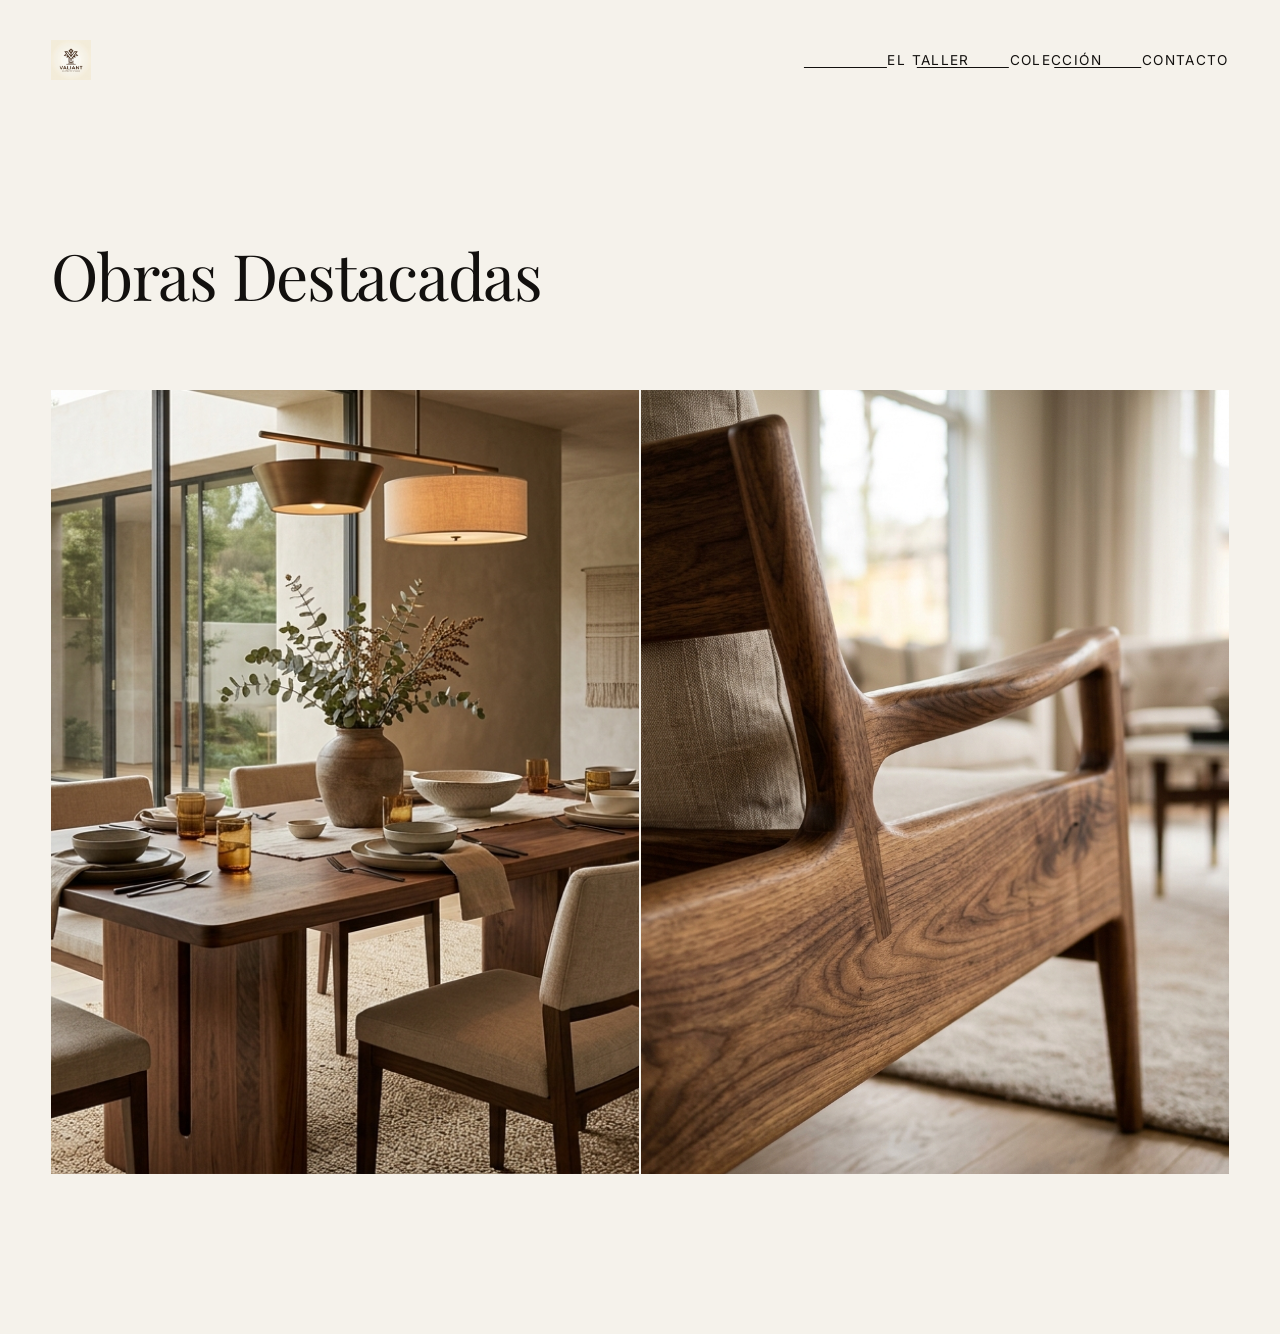
<file: coleccion.html>
<!DOCTYPE html>
<html lang="es">
<head>
    <meta charset="UTF-8">
    <meta name="viewport" content="width=device-width, initial-scale=1.0">
    <title>Colección | Madera & Diseño</title>
    
    <link rel="preconnect" href="https://fonts.googleapis.com">
    <link rel="preconnect" href="https://fonts.gstatic.com" crossorigin>
    <link href="https://fonts.googleapis.com/css2?family=Inter:wght@300;400;500&family=Playfair+Display:ital,wght@0,400;0,500;1,400&display=swap" rel="stylesheet">
    
    <link rel="stylesheet" href="assets/css/variables.css">
    <link rel="stylesheet" href="assets/css/base.css">
    <link rel="stylesheet" href="assets/css/layouts.css">
    <link rel="stylesheet" href="assets/css/components.css">
    <link rel="stylesheet" href="assets/css/motion.css">
    
    <style>
        .gallery-grid {
            display: grid;
            grid-template-columns: repeat(2, 1fr);
            gap: 2px; /* Margen super fino estilo galería */
        }
        .gallery-item {
            position: relative;
            overflow: hidden;
            aspect-ratio: 3/4;
        }
        .gallery-item img {
            width: 100%;
            height: 100%;
            object-fit: cover;
            transition: transform 1.2s var(--ease-out-expo), filter 0.5s ease;
        }
        .gallery-item:hover img {
            transform: scale(1.05);
            filter: brightness(0.7);
        }
        .gallery-overlay {
            position: absolute;
            bottom: var(--space-m);
            left: var(--space-m);
            color: #fff;
            opacity: 0;
            transform: translateY(20px);
            transition: opacity 0.5s ease, transform 0.5s var(--ease-out-expo);
        }
        .gallery-item:hover .gallery-overlay {
            opacity: 1;
            transform: translateY(0);
        }
    </style>
</head>
<body>
    <header class="header" style="mix-blend-mode: normal; color: var(--clr-dark);">
        <a href="index.html" class="nav__logo">
            <img src="assets/img/logo.jpg" alt="Logo" style="filter: none;" />
        </a>
        <nav>
            <ul class="nav__list">
                <li><a href="taller.html" class="nav__link">El Taller</a></li>
                <li><a href="coleccion.html" class="nav__link">Colección</a></li>
                <li><a href="contacto.html" class="nav__link">Contacto</a></li>
            </ul>
        </nav>
    </header>

    <main style="padding-top: var(--space-xxl);">
        <section class="container" style="padding-bottom: var(--space-xl);">
            <h1 class="fade-in-up" style="font-size: var(--text-h2); margin-bottom: var(--space-l);">Obras Destacadas</h1>
            
            <div class="gallery-grid fade-in-up">
                <div class="gallery-item">
                    <img src="assets/img/hero.jpg" alt="Mesa Comedor">
                    <div class="gallery-overlay">
                        <h3 style="font-family: var(--font-body); font-weight: 400; font-size: 0.9rem; text-transform: uppercase; letter-spacing: 0.1em;">Mesa de Roble "Odin"</h3>
                    </div>
                </div>
                <div class="gallery-item">
                    <img src="assets/img/port1.jpg" alt="Silla">
                    <div class="gallery-overlay">
                        <h3 style="font-family: var(--font-body); font-weight: 400; font-size: 0.9rem; text-transform: uppercase; letter-spacing: 0.1em;">Silla "Arco" (Nogal)</h3>
                    </div>
                </div>
            </div>
        </section>
    </main>

    <script src="assets/js/app.js"></script>
</body>
</html>
</file>
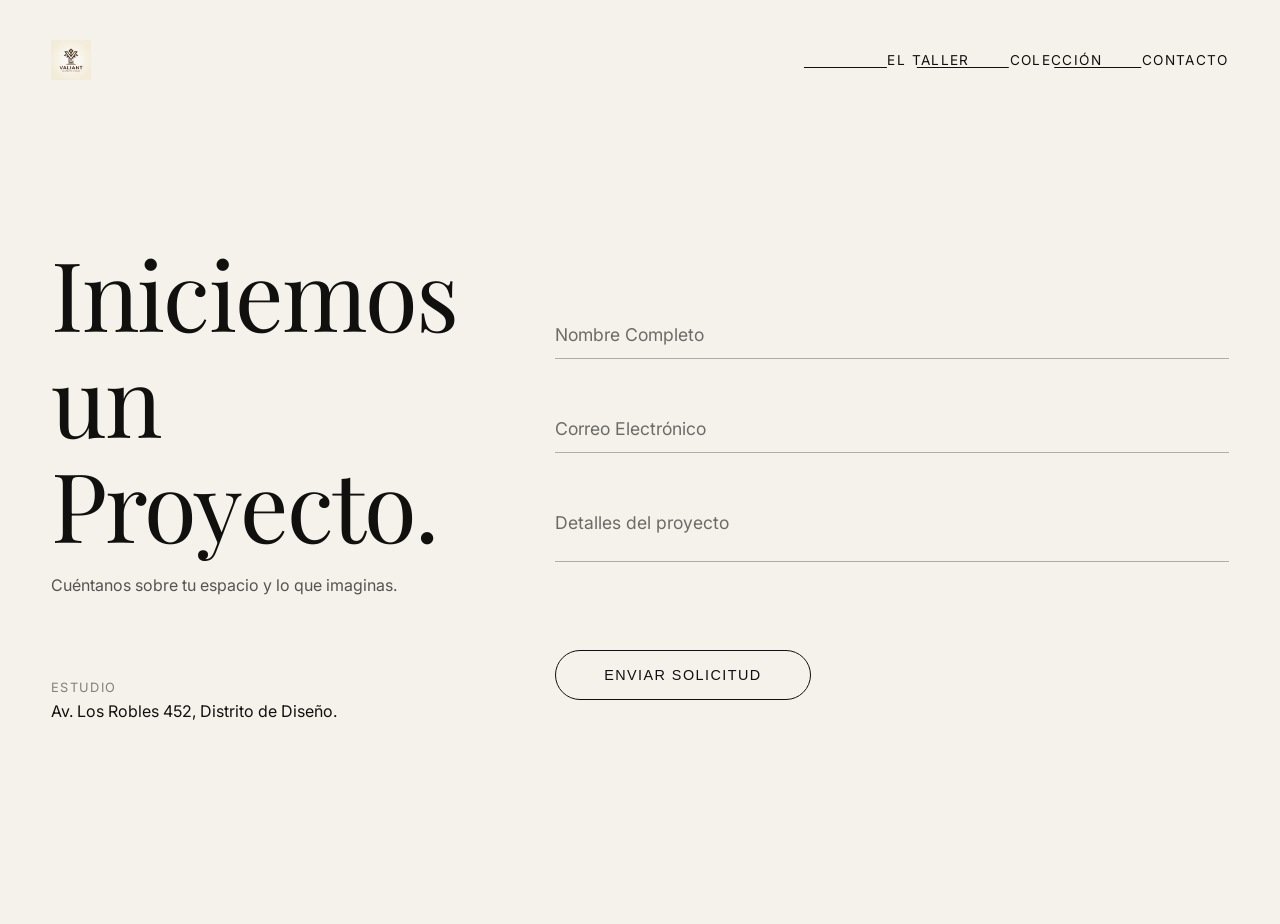
<file: contacto.html>
<!DOCTYPE html>
<html lang="es">
<head>
    <meta charset="UTF-8">
    <meta name="viewport" content="width=device-width, initial-scale=1.0">
    <title>Contacto | Madera & Diseño</title>
    
    <link rel="preconnect" href="https://fonts.googleapis.com">
    <link rel="preconnect" href="https://fonts.gstatic.com" crossorigin>
    <link href="https://fonts.googleapis.com/css2?family=Inter:wght@300;400;500&family=Playfair+Display:ital,wght@0,400;0,500;1,400&display=swap" rel="stylesheet">
    
    <link rel="stylesheet" href="assets/css/variables.css">
    <link rel="stylesheet" href="assets/css/base.css">
    <link rel="stylesheet" href="assets/css/layouts.css">
    <link rel="stylesheet" href="assets/css/components.css">
    <link rel="stylesheet" href="assets/css/motion.css">
</head>
<body>
    <header class="header" style="mix-blend-mode: normal; color: var(--clr-dark);">
        <a href="index.html" class="nav__logo">
            <img src="assets/img/logo.jpg" alt="Logo" style="filter: none;" />
        </a>
        <nav>
            <ul class="nav__list">
                <li><a href="taller.html" class="nav__link">El Taller</a></li>
                <li><a href="coleccion.html" class="nav__link">Colección</a></li>
                <li><a href="contacto.html" class="nav__link">Contacto</a></li>
            </ul>
        </nav>
    </header>

    <main style="padding-top: var(--space-xxl); padding-bottom: var(--space-xl);">
        <section class="container grid-editorial">
            <div class="col-left-5 fade-in-up">
                <h1 style="font-size: var(--text-h1); margin-bottom: var(--space-s);">Iniciemos un Proyecto.</h1>
                <p style="margin-bottom: var(--space-l); color: rgba(18,16,14,0.7);">Cuéntanos sobre tu espacio y lo que imaginas.</p>
                
                <div style="margin-bottom: var(--space-m);">
                    <p style="text-transform: uppercase; font-size: 0.8rem; letter-spacing: 0.1em; color: rgba(18,16,14,0.5);">Estudio</p>
                    <p>Av. Los Robles 452, Distrito de Diseño.</p>
                </div>
            </div>
            
            <div class="col-right-7 fade-in-up" style="transition-delay: 0.2s;">
                <form action="#">
                    <div class="form-line">
                        <input type="text" id="name" required>
                        <label for="name">Nombre Completo</label>
                    </div>
                    <div class="form-line">
                        <input type="email" id="email" required>
                        <label for="email">Correo Electrónico</label>
                    </div>
                    <div class="form-line">
                        <textarea id="message" rows="1" required style="resize:none; padding-top: 2rem;"></textarea>
                        <label for="message">Detalles del proyecto</label>
                    </div>
                    <button type="submit" class="btn" style="margin-top: var(--space-m);">Enviar Solicitud</button>
                </form>
            </div>
        </section>
    </main>

    <script src="assets/js/app.js"></script>
</body>
</html>
</file>
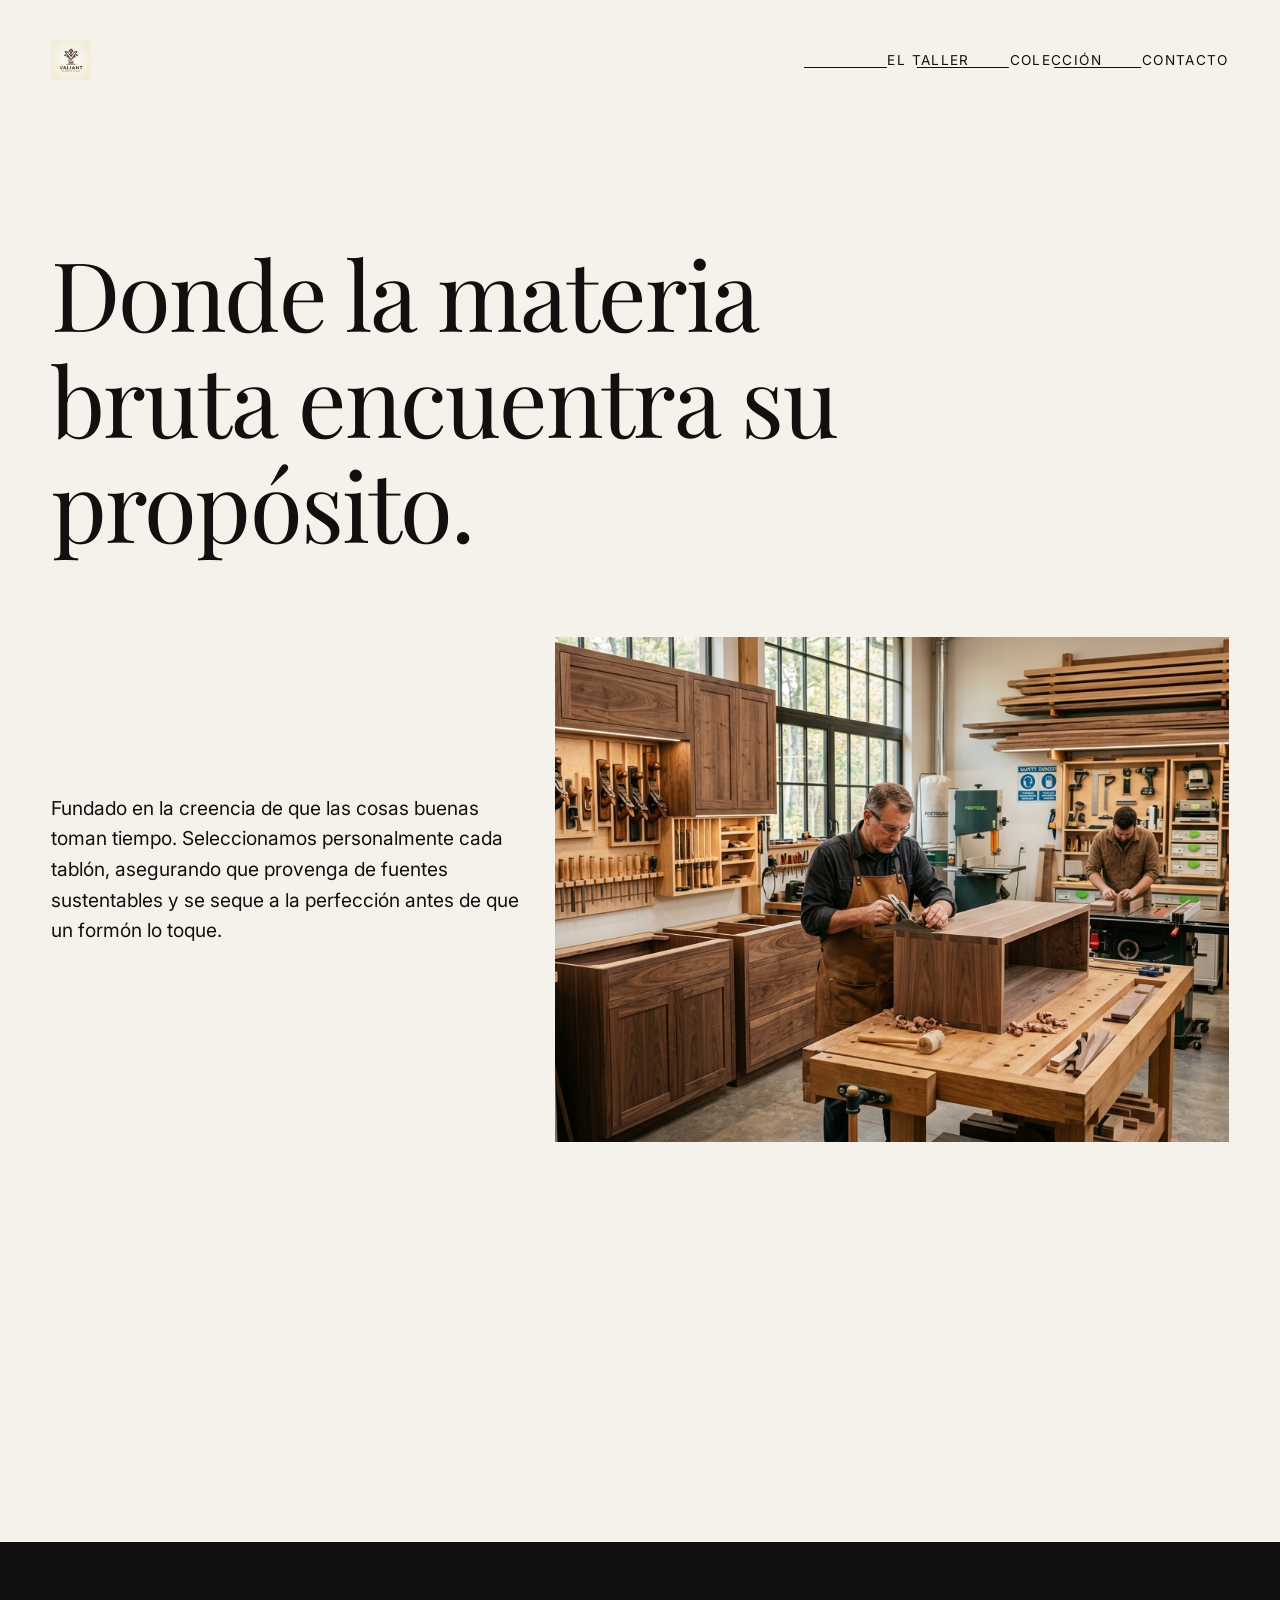
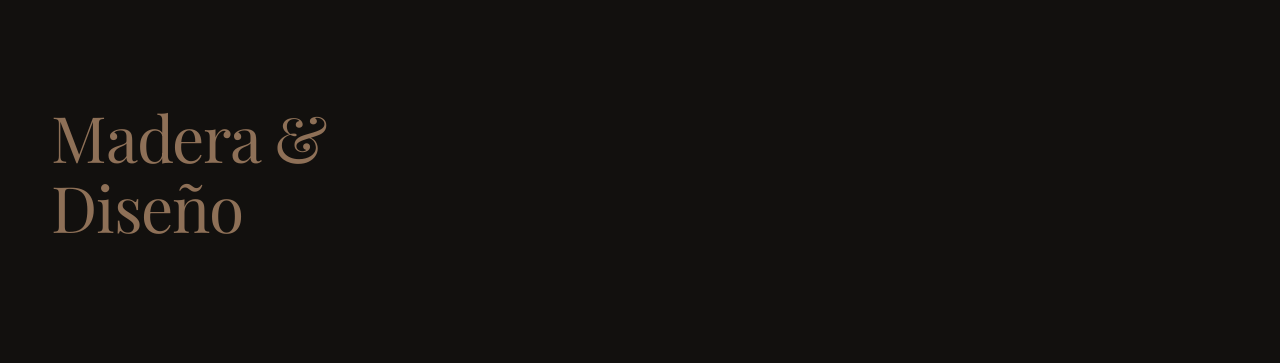
<file: taller.html>
<!DOCTYPE html>
<html lang="es">
<head>
    <meta charset="UTF-8">
    <meta name="viewport" content="width=device-width, initial-scale=1.0">
    <title>El Taller | Madera & Diseño</title>
    
    <link rel="preconnect" href="https://fonts.googleapis.com">
    <link rel="preconnect" href="https://fonts.gstatic.com" crossorigin>
    <link href="https://fonts.googleapis.com/css2?family=Inter:wght@300;400;500&family=Playfair+Display:ital,wght@0,400;0,500;1,400&display=swap" rel="stylesheet">
    
    <link rel="stylesheet" href="assets/css/variables.css">
    <link rel="stylesheet" href="assets/css/base.css">
    <link rel="stylesheet" href="assets/css/layouts.css">
    <link rel="stylesheet" href="assets/css/components.css">
    <link rel="stylesheet" href="assets/css/motion.css">
</head>
<body>
    <header class="header" style="mix-blend-mode: normal; color: var(--clr-dark);">
        <a href="index.html" class="nav__logo">
            <img src="assets/img/logo.jpg" alt="Logo" style="filter: none;" />
        </a>
        <nav>
            <ul class="nav__list">
                <li><a href="taller.html" class="nav__link">El Taller</a></li>
                <li><a href="coleccion.html" class="nav__link">Colección</a></li>
                <li><a href="contacto.html" class="nav__link">Contacto</a></li>
            </ul>
        </nav>
    </header>

    <main style="padding-top: var(--space-xxl);">
        <section class="container" style="padding-bottom: var(--space-xl);">
            <div class="fade-in-up">
                <h1 style="font-size: var(--text-h1); margin-bottom: var(--space-l); max-width: 800px;">Donde la materia bruta encuentra su propósito.</h1>
            </div>
            
            <div class="grid-editorial">
                <div class="col-left-5 fade-in-up" style="transition-delay: 0.2s;">
                    <p style="font-size: 1.2rem; margin-bottom: var(--space-m);">Fundado en la creencia de que las cosas buenas toman tiempo. Seleccionamos personalmente cada tablón, asegurando que provenga de fuentes sustentables y se seque a la perfección antes de que un formón lo toque.</p>
                </div>
                <div class="col-right-7 fade-in-up" style="transition-delay: 0.4s;">
                    <img src="assets/img/port2.jpg" alt="Carpintero trabajando" style="width: 100%; aspect-ratio: 4/3; object-fit: cover;">
                </div>
            </div>
        </section>
    </main>

    <footer class="footer">
        <div class="container grid-editorial">
            <div class="col-left-5">
                <h3 class="footer__title">Madera & Diseño</h3>
            </div>
        </div>
    </footer>
    <script src="assets/js/app.js"></script>
</body>
</html>
</file>
<file: assets/css/variables.css>
:root {
    /* Paleta Premium Editorial */
    --clr-dark: #12100E; /* Negro terroso profundo */
    --clr-light: #F5F2EB; /* Blanco hueso / papel cálido */
    --clr-accent: #8E7057; /* Marrón bronce / madera natural */
    --clr-surface: #EFEADD; /* Superficie para contraste sutil */
    
    /* Tipografía */
    --font-heading: 'Playfair Display', serif;
    --font-body: 'Inter', sans-serif;
    
    /* Escala Modular Gigante */
    --text-display: clamp(4rem, 12vw, 10rem);
    --text-h1: clamp(3rem, 8vw, 6rem);
    --text-h2: clamp(2rem, 5vw, 4rem);
    --text-p: 1.125rem;
    
    /* Espaciado de Lujo */
    --space-s: 1rem;
    --space-m: 2.5rem;
    --space-l: 5rem;
    --space-xl: 10rem;
    --space-xxl: 15rem;
    
    /* Transiciones */
    --ease-out-expo: cubic-bezier(0.19, 1, 0.22, 1);
    --transition-slow: 1.2s var(--ease-out-expo);
    --transition-fast: 0.4s var(--ease-out-expo);
}
</file>
<file: assets/css/base.css>
*, *::before, *::after {
    margin: 0;
    padding: 0;
    box-sizing: border-box;
}

/* Ocultar el cursor por defecto para usar uno custom si queremos, pero lo dejaremos default elegante por ahora */
html {
    background-color: var(--clr-light);
    color: var(--clr-dark);
    font-size: 16px;
    scroll-behavior: smooth;
    /* Para smooth scrolling suave (lenis o nativo) */
}

body {
    font-family: var(--font-body);
    font-weight: 400;
    line-height: 1.6;
    -webkit-font-smoothing: antialiased;
    -moz-osx-font-smoothing: grayscale;
    overflow-x: hidden;
}

h1, h2, h3, h4, h5, h6 {
    font-family: var(--font-heading);
    font-weight: 400; /* Elegancia en Serif ligeras */
    line-height: 1.1;
    letter-spacing: -0.02em;
}

a {
    color: inherit;
    text-decoration: none;
}

img {
    display: block;
    max-width: 100%;
    height: auto;
    object-fit: cover;
}

ul {
    list-style: none;
}
</file>
<file: assets/css/layouts.css>
/* Contenedor Principal */
.container {
    width: 100%;
    max-width: 1600px;
    margin: 0 auto;
    padding: 0 4vw;
}

/* Header Rústico y Moderno */
.header {
    position: fixed;
    top: 0;
    left: 0;
    width: 100%;
    padding: var(--space-m) 4vw;
    display: flex;
    justify-content: space-between;
    align-items: center;
    z-index: 100;
    mix-blend-mode: difference;
    color: #fff; /* El difference lo hará negro sobre blanco y blanco sobre imagen */
}

.nav__logo img {
    height: 40px;
    filter: invert(1); /* Para que el logo se vea blanco con mix-blend-mode difference, dependiendo del original */
}

.nav__logo-text {
    font-family: var(--font-heading);
    font-size: 1.5rem;
    text-transform: uppercase;
    letter-spacing: 0.1em;
}

.nav__list {
    display: flex;
    gap: var(--space-m);
}

.nav__link {
    font-size: 0.85rem;
    text-transform: uppercase;
    letter-spacing: 0.1em;
    position: relative;
    overflow: hidden;
}

.nav__link::after {
    content: '';
    position: absolute;
    bottom: 0;
    left: 0;
    width: 100%;
    height: 1px;
    background-color: currentColor;
    transform: translateX(-101%);
    transition: transform var(--transition-fast);
}

.nav__link:hover::after {
    transform: translateX(0);
}

/* Grid Editorial */
.grid-editorial {
    display: grid;
    grid-template-columns: repeat(12, 1fr);
    gap: 2rem;
    align-items: center;
}

.col-left-7 { grid-column: 1 / 8; }
.col-right-5 { grid-column: 8 / -1; }
.col-left-5 { grid-column: 1 / 6; }
.col-right-7 { grid-column: 6 / -1; }

@media (max-width: 1024px) {
    .grid-editorial { display: flex; flex-direction: column; }
    .col-left-7, .col-right-5, .col-left-5, .col-right-7 { width: 100%; margin-bottom: var(--space-m); }
}

/* Footer Alto Contraste */
.footer {
    background-color: var(--clr-dark);
    color: var(--clr-light);
    padding: var(--space-xl) 0 var(--space-m);
    margin-top: var(--space-xxl);
}

.footer__title {
    font-size: var(--text-h2);
    margin-bottom: var(--space-l);
    color: var(--clr-accent);
}
</file>
<file: assets/css/components.css>
/* Botones Magnéticos / Premium */
.btn {
    display: inline-flex;
    align-items: center;
    justify-content: center;
    padding: 1rem 3rem;
    border: 1px solid var(--clr-dark);
    background: transparent;
    color: var(--clr-dark);
    font-size: 0.9rem;
    text-transform: uppercase;
    letter-spacing: 0.1em;
    position: relative;
    overflow: hidden;
    cursor: pointer;
    transition: color 0.4s ease;
    border-radius: 50px;
}

.btn::before {
    content: '';
    position: absolute;
    top: 100%;
    left: 0;
    width: 100%;
    height: 100%;
    background-color: var(--clr-dark);
    transition: transform 0.4s cubic-bezier(0.7, 0, 0.2, 1);
    z-index: -1;
    border-radius: 50px;
}

.btn:hover {
    color: var(--clr-light);
}

.btn:hover::before {
    transform: translateY(-100%);
}

.btn--light {
    border-color: var(--clr-light);
    color: var(--clr-light);
}

.btn--light::before {
    background-color: var(--clr-light);
}

.btn--light:hover {
    color: var(--clr-dark);
}

/* Formulario Minimalista */
.form-line {
    position: relative;
    margin-bottom: var(--space-m);
}

.form-line input, .form-line textarea {
    width: 100%;
    background: transparent;
    border: none;
    border-bottom: 1px solid rgba(18, 16, 14, 0.3);
    padding: 1rem 0;
    font-size: 1.1rem;
    color: var(--clr-dark);
    outline: none;
    transition: border-color var(--transition-fast);
}

.form-line input:focus, .form-line textarea:focus {
    border-bottom-color: var(--clr-accent);
}

.form-line label {
    position: absolute;
    top: 1rem;
    left: 0;
    font-size: 1.1rem;
    color: rgba(18, 16, 14, 0.6);
    pointer-events: none;
    transition: 0.3s ease all;
}

.form-line input:focus ~ label,
.form-line input:valid ~ label,
.form-line textarea:focus ~ label,
.form-line textarea:valid ~ label {
    top: -10px;
    font-size: 0.8rem;
    color: var(--clr-accent);
}
</file>
<file: assets/css/motion.css>
/* Máscaras para revelado de texto */
.reveal-text-mask {
    overflow: hidden;
    display: inline-block;
    vertical-align: top;
}

.reveal-text {
    display: inline-block;
    transform: translateY(110%);
    transition: transform var(--transition-slow);
}

.is-inview .reveal-text {
    transform: translateY(0);
}

/* Parallax Image Wrapper */
.img-parallax-wrapper {
    overflow: hidden;
    position: relative;
    width: 100%;
}

.img-parallax {
    transform: scale(1.1);
    transition: transform 1.5s var(--ease-out-expo);
    will-change: transform;
}

/* Fade general */
.fade-in-up {
    opacity: 0;
    transform: translateY(40px);
    transition: opacity 1s ease, transform 1s var(--ease-out-expo);
}

.is-inview .fade-in-up,
.is-inview.fade-in-up {
    opacity: 1;
    transform: translateY(0);
}
</file>
